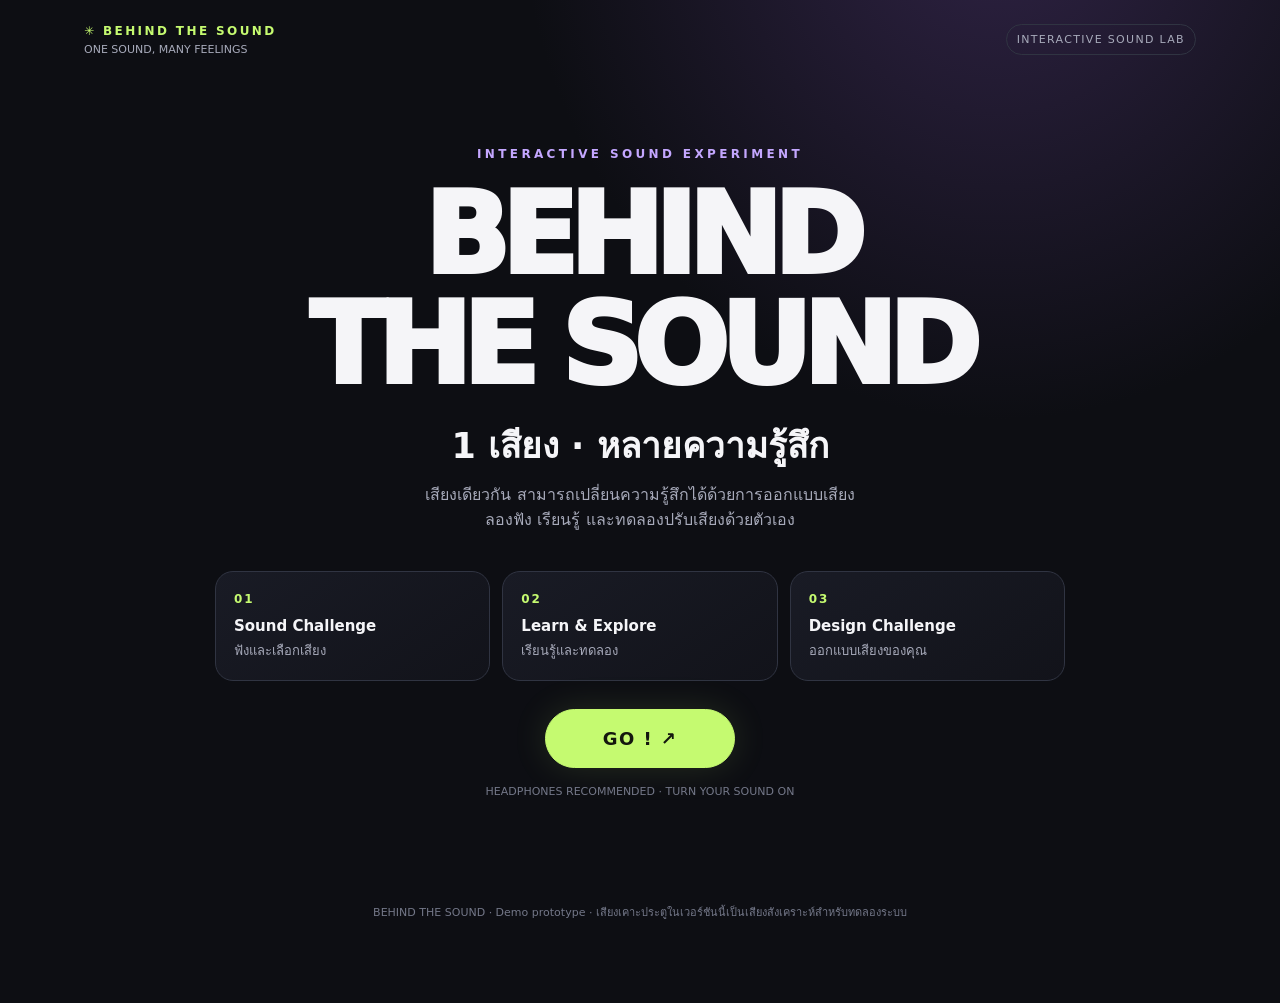
<file: index.html>
<!DOCTYPE html>
<!-- Behind the Sound: GitHub Pages version with separate CSS and JavaScript files -->
<html lang="th">
<head>
<meta charset="UTF-8">
<meta name="viewport" content="width=device-width, initial-scale=1.0">
<title>Behind the Sound — One Sound, Many Feelings</title>

<link rel="stylesheet" href="style.css">
</head>

<body>
<header>
  <div>
    <div class="brand">✳ BEHIND THE SOUND</div>
    <div style="font-size:11px;color:var(--muted)">
      ONE SOUND, MANY FEELINGS
    </div>
  </div>
  <div class="version">INTERACTIVE SOUND LAB</div>
</header>

<main>

<!-- ===================================================
     PAGE 1: HOME — หน้าแรก
     ปุ่ม GO! จะพาไปหน้า Part 1
     =================================================== -->
<section class="screen home" id="homeScreen">
  <div class="home-kicker">INTERACTIVE SOUND EXPERIMENT</div>

  <h1>BEHIND<br>THE SOUND</h1>

  <p class="tagline">1 เสียง · หลายความรู้สึก</p>

  <p class="intro">
    เสียงเดียวกัน สามารถเปลี่ยนความรู้สึกได้ด้วยการออกแบบเสียง<br>
    ลองฟัง เรียนรู้ และทดลองปรับเสียงด้วยตัวเอง
  </p>

  <div class="steps">
    <div class="step">
      <div class="num">01</div>
      <strong>Sound Challenge</strong>
      <span>ฟังและเลือกเสียง</span>
    </div>

    <div class="step">
      <div class="num">02</div>
      <strong>Learn & Explore</strong>
      <span>เรียนรู้และทดลอง</span>
    </div>

    <div class="step">
      <div class="num">03</div>
      <strong>Design Challenge</strong>
      <span>ออกแบบเสียงของคุณ</span>
    </div>
  </div>

  <button class="primary go-button"
          onclick="showScreen('part1Screen')">
    GO ! <span aria-hidden="true">↗</span>
  </button>

  <div class="home-note">
    HEADPHONES RECOMMENDED · TURN YOUR SOUND ON
  </div>
</section>


<!-- ===================================================
     PAGE 2: PART 1 — SOUND CHALLENGE
     ฟัง Original แล้วเลือกเสียงที่เหมาะกับสถานการณ์
     =================================================== -->
<section class="screen panel hidden" id="part1Screen">
  <div class="eyebrow">Part 1</div>
  <h2>Sound Challenge</h2>
  <p class="sub">
    เริ่มจากเสียงเคาะประตู Original แล้วเลือกเวอร์ชันที่เหมาะกับแต่ละสถานการณ์
  </p>

  <div class="sound-card" style="margin-bottom:18px">
    <div class="sound-left">
      <div class="letter">O</div>
      <div>
        <h3>Original · Door Knock</h3>
        <p>เสียงต้นฉบับจำลอง — ยังไม่ผ่านการปรับแต่ง</p>
      </div>
    </div>
    <button onclick="playOneShot('original')">▶ ฟัง Original</button>
  </div>

  <!-- JavaScript จะสร้างคำถาม Quiz ใส่ในกล่องนี้ -->
  <div id="quiz"></div>

  <div class="row between" style="margin-top:16px">
    <span id="quizStatus" class="sub" style="margin:0">
      ตอบให้ครบทั้ง 3 ข้อเพื่อไปต่อ
    </span>
    <button class="primary"
            id="toPart2"
            onclick="showScreen('part2SelectScreen')"
            disabled>
      ไป Part 2 →
    </button>
  </div>
</section>


<!-- ===================================================
     PAGE 3A: PART 2 — เลือก Target ก่อน
     =================================================== -->
<section class="screen panel hidden" id="part2SelectScreen">
  <div class="eyebrow">Part 2</div>
  <h2>Learn & Explore</h2>
  <p class="sub">
    เลือก Target ที่อยากเรียนรู้ก่อน เมื่อเลือกแล้วจะแสดงข้อมูล
    และเครื่องมือของเสียงนั้นเต็มหน้า
  </p>

  <div class="cards">
    <article class="choice">
      <span class="pill">TARGET A</span>
      <h3>Horror</h3>
      <p>โทนต่ำ มืด และมีหางเสียงช่วยสร้างบรรยากาศลึกลับ</p>
      <button onclick="openExplore('horror')">Explore A →</button>
    </article>

    <article class="choice">
      <span class="pill">TARGET B</span>
      <h3>Soft</h3>
      <p>เสียงนุ่ม ลดความแหลมและลดความแรงของเสียง</p>
      <button onclick="openExplore('soft')">Explore B →</button>
    </article>

    <article class="choice">
      <span class="pill">TARGET C</span>
      <h3>Impact</h3>
      <p>เสียงหนักแน่น เน้นแรงปะทะและความชัดของการเคาะ</p>
      <button onclick="openExplore('impact')">Explore C →</button>
    </article>
  </div>

  <div class="section-actions">
    <button onclick="showScreen('part1Screen')">← Back</button>
    <span class="center" style="color:var(--muted);font-size:12px">
      เลือกเสียงเพื่อเริ่มทดลอง
    </span>
    <span></span>
  </div>
</section>


<!-- ===================================================
     PAGE 3B: PART 2 — รายละเอียด Target ที่เลือก
     =================================================== -->
<section class="screen panel hidden" id="part2DetailScreen">
  <div class="eyebrow">Part 2 · Learn & Explore</div>
  <h2 id="exploreTitle">Horror</h2>
  <p class="sub" id="exploreDesc">
    ฟังตัวอย่าง แล้วลองปรับค่าด้วยตัวเอง
  </p>

  <div class="sound-card">
    <div class="sound-left">
      <div class="letter" id="exploreLetter">A</div>
      <div>
        <h3 id="exploreSampleTitle">Target A · Horror</h3>
        <p>ทดลองได้อย่างอิสระ — ไม่มีคะแนนในส่วนนี้</p>
      </div>
    </div>

    <div class="transport">
      <button onclick="playExplore()">▶ Play / Update</button>
      <button onclick="stopAudio()">■ Stop</button>
    </div>
  </div>

  <!-- กราฟ Filter ของ Part 2 -->
  <div class="daw" id="exploreDaw">
    <div class="daw-top">
      <div class="daw-title">FILTER · LOW-PASS</div>
      <div class="live-label">● LIVE RESPONSE</div>
    </div>

    <svg id="exploreGraph"
         class="filter-graph"
         viewBox="0 0 720 245"
         role="img"
         aria-label="Filter frequency response graph">
    </svg>

    <div class="graph-note">
      ลากจุดสีเขียวบนกราฟหรือใช้แถบ Cutoff เพื่อเปลี่ยนความถี่
      · การเปลี่ยนกราฟจะแสดงผลทันที
    </div>

    <div class="daw-bottom">
      <div style="color:var(--muted);font-size:12px">
        Low-pass filter จะปล่อยย่านความถี่ต่ำผ่านได้มากกว่า
        และค่อย ๆ ลดความถี่สูงลง
      </div>

      <div class="cutoff-control">
        <label for="exploreCutoff">
          <span>Cutoff</span>
          <output id="exploreCutoffOut">8000 Hz</output>
        </label>

        <!-- ปุ่ม - และ + ลดหรือเพิ่ม Cutoff ทีละ 100 Hz -->
        <div class="stepper">
          <button type="button"
                  aria-label="ลด Cutoff"
                  onclick="nudgeCutoff('explore',-1)">−</button>

          <input id="exploreCutoff"
                 type="range"
                 min="200"
                 max="8000"
                 step="10"
                 value="8000">

          <button type="button"
                  aria-label="เพิ่ม Cutoff"
                  onclick="nudgeCutoff('explore',1)">+</button>
        </div>
      </div>
    </div>
  </div>

  <!-- JavaScript สร้างตัวควบคุม Pitch, Reverb และ Volume -->
  <div class="controls" id="exploreControls"></div>

  <div class="section-actions">
    <button onclick="stopAudio();showScreen('part2SelectScreen')">
      ← Back
    </button>

    <button class="center" onclick="resetExplore()">
      ↺ Reset values
    </button>

    <button class="primary right"
            onclick="stopAudio();startChallenge()">
      Go to Part 3 →
    </button>
  </div>
</section>


<!-- ===================================================
     PAGE 4: PART 3 — SOUND DESIGN CHALLENGE
     ผู้เล่นเริ่มจาก Original ไม่ใช่ค่าของ Target
     =================================================== -->
<section class="screen panel hidden" id="part3Screen">
  <div class="eyebrow">Part 3</div>
  <h2>Sound Design Challenge</h2>
  <p class="sub">
    เริ่มจาก Original ที่ยังไม่ปรับ แล้วออกแบบเสียงให้ใกล้เคียงกับ Target ที่เลือก
  </p>

  <!-- เลือก Target ที่ต้องการทำ -->
  <div class="row" style="margin-bottom:18px">
    <button class="target-btn active"
            id="tHorror"
            onclick="chooseChallengeTarget('horror')">
      A · Horror
      <small>ลึกลับ / โทนต่ำ</small>
    </button>

    <button class="target-btn"
            id="tSoft"
            onclick="chooseChallengeTarget('soft')">
      B · Soft
      <small>นุ่ม / เบา</small>
    </button>

    <button class="target-btn"
            id="tImpact"
            onclick="chooseChallengeTarget('impact')">
      C · Impact
      <small>หนักแน่น / ชัด</small>
    </button>
  </div>

  <div class="row between" style="margin-bottom:14px">
    <div style="color:var(--muted);font-size:13px">
      เปรียบเทียบเสียงต้นฉบับ เสียงเป้าหมาย และเสียงที่คุณกำลังออกแบบ
    </div>

    <div class="transport">
      <button onclick="playOneShot('original')">▶ Original</button>
      <button onclick="playOneShot(challengeTarget)">▶ Target</button>
      <button onclick="playChallenge()">▶ Play / Update</button>
      <button onclick="stopAudio()">■ Stop</button>
    </div>
  </div>

  <!-- HINT: บอกช่วงค่าคร่าว ๆ ไม่เฉลยค่าที่แน่นอน -->
  <div class="hint">
    <strong>HINT</strong>
    <div class="hint-lines" id="hintLines"></div>
  </div>

  <!-- กราฟ Filter ของ Part 3 ใช้ระบบเดียวกับ Part 2 -->
  <div class="daw" id="challengeDaw">
    <div class="daw-top">
      <div class="daw-title">FILTER · LOW-PASS</div>
      <div class="live-label">● LIVE RESPONSE</div>
    </div>

    <svg id="challengeGraph"
         class="filter-graph"
         viewBox="0 0 720 245"
         role="img"
         aria-label="Filter frequency response graph">
    </svg>

    <div class="graph-note">
      ลากจุดสีเขียวบนกราฟหรือใช้แถบ Cutoff เพื่อปรับ Filter แบบเรียลไทม์
    </div>

    <div class="daw-bottom">
      <div style="color:var(--muted);font-size:12px">
        เริ่มต้นจากค่า Original ทุกครั้งที่เลือก Target ใหม่
        ค่าเป้าหมายจะไม่ถูกใส่ให้โดยอัตโนมัติ
      </div>

      <div class="cutoff-control">
        <label for="challengeCutoff">
          <span>Cutoff</span>
          <output id="challengeCutoffOut">8000 Hz</output>
        </label>

        <!-- ปุ่ม - และ + ลดหรือเพิ่ม Cutoff ทีละ 100 Hz -->
        <div class="stepper">
          <button type="button"
                  aria-label="ลด Cutoff"
                  onclick="nudgeCutoff('challenge',-1)">−</button>

          <input id="challengeCutoff"
                 type="range"
                 min="200"
                 max="8000"
                 step="10"
                 value="8000">

          <button type="button"
                  aria-label="เพิ่ม Cutoff"
                  onclick="nudgeCutoff('challenge',1)">+</button>
        </div>
      </div>
    </div>
  </div>

  <!-- JavaScript สร้างตัวควบคุม Pitch, Reverb และ Volume -->
  <div class="controls" id="challengeControls"></div>

  <div class="section-actions">
    <button onclick="showScreen('part2DetailScreen')">← Back</button>

    <button class="center" onclick="resetChallenge()">
      ↺ Reset values
    </button>

    <button class="primary right" onclick="submitChallenge()">
      Submit & View Score
    </button>
  </div>

  <div class="notice">
    คะแนนเดโม่คำนวณจากความใกล้เคียงของ Filter Cutoff, Pitch และ Reverb
    กับเสียง Target ที่เลือก
  </div>
</section>


<!-- ===================================================
     SCORE POPUP — หน้าต่างคะแนนกลางจอพร้อมพื้นหลังเบลอ
     =================================================== -->
<div class="modal-backdrop hidden"
     id="scoreModal"
     role="dialog"
     aria-modal="true"
     aria-labelledby="modalTitle"
     onclick="if(event.target===this)closeScoreModal()">

  <div class="modal">
    <div class="modal-mark">CHALLENGE RESULT</div>

    <h2 id="modalTitle" style="margin:8px 0 0">Your Score</h2>

    <div class="modal-score">
      <span id="scoreNumber">0</span>
      <span style="font-size:30px">/100</span>
    </div>

    <h3 id="scoreTitle">Good work!</h3>
    <p id="scoreText">ผลการทดลอง</p>

    <div class="modal-actions">
      <button onclick="closeScoreModal()">Keep editing</button>
      <button class="primary"
              onclick="resetChallenge();closeScoreModal()">
        Try again
      </button>
    </div>
  </div>
</div>

<div class="footer">
  BEHIND THE SOUND · Demo prototype ·
  เสียงเคาะประตูในเวอร์ชันนี้เป็นเสียงสังเคราะห์สำหรับทดลองระบบ
</div>

</main>

<script src="script.js" defer></script>
</body>
</html>
</file>
<file: style.css>
/* =====================================================
   1. THEME — สี ฟอนต์ และรูปแบบหลักของเว็บไซต์
   ===================================================== */
:root {
  --bg: #0d0e13;
  --panel: #171922;
  --panel2: #20232e;
  --line: #303442;
  --text: #f5f5f8;
  --muted: #a7aaba;
  --lime: #c5fa70;
  --purple: #c4a7ff;
  --cyan: #8de7ed;
  --pink: #ff9eb5;
}

* { box-sizing: border-box; }

html { scroll-behavior: smooth; }

body {
  margin: 0;
  background:
    radial-gradient(ellipse at 78% -12%, #302346 0, transparent 34%),
    var(--bg);
  color: var(--text);
  font: 16px/1.55 system-ui, -apple-system, "Segoe UI", sans-serif;
}

button, input { font: inherit; }

button {
  cursor: pointer;
  border: 1px solid var(--line);
  border-radius: 13px;
  padding: 11px 16px;
  background: #222531;
  color: var(--text);
  transition: border-color .18s, transform .18s, background .18s;
}

button:hover {
  border-color: var(--lime);
  transform: translateY(-1px);
}

button:focus-visible,
input:focus-visible {
  outline: 2px solid var(--lime);
  outline-offset: 3px;
}

button.primary {
  background: var(--lime);
  color: #14170e;
  border-color: var(--lime);
  font-weight: 850;
}

button:disabled {
  opacity: .4;
  cursor: not-allowed;
  transform: none;
}

.hidden { display: none !important; }

header {
  max-width: 1160px;
  margin: auto;
  padding: 22px 24px 8px;
  display: flex;
  justify-content: space-between;
  align-items: center;
  gap: 12px;
}

.brand {
  font-size: 12px;
  letter-spacing: .2em;
  color: var(--lime);
  font-weight: 900;
}

.version {
  font-size: 11px;
  letter-spacing: .12em;
  color: var(--muted);
  border: 1px solid var(--line);
  padding: 6px 10px;
  border-radius: 99px;
}

main {
  max-width: 1160px;
  margin: auto;
  padding: 16px 24px 60px;
}

.screen { animation: appear .25s ease; }

@keyframes appear {
  from { opacity: .25; transform: translateY(5px); }
  to { opacity: 1; transform: translateY(0); }
}

/* =====================================================
   2. HOME — หน้าแรก
   ===================================================== */
.home {
  min-height: calc(100vh - 100px);
  display: flex;
  flex-direction: column;
  align-items: center;
  text-align: center;
  padding: clamp(32px, 7vh, 78px) 0 26px;
}

.home-kicker {
  font-size: 12px;
  letter-spacing: .28em;
  color: var(--purple);
  font-weight: 850;
}

.home h1 {
  font-size: clamp(54px, 10vw, 112px);
  line-height: .98;
  letter-spacing: -.075em;
  margin: 18px 0;
  font-weight: 950;
}

.home .tagline {
  font-size: clamp(22px, 4vw, 35px);
  font-weight: 750;
  margin: 0 0 10px;
}

.home .intro {
  max-width: 630px;
  color: var(--muted);
  margin: 0 auto;
}

.steps {
  width: min(850px, 100%);
  display: grid;
  grid-template-columns: repeat(3, 1fr);
  gap: 12px;
  margin: 38px 0 28px;
  text-align: left;
}

.step {
  background: linear-gradient(145deg, #191b25, #12131a);
  border: 1px solid var(--line);
  border-radius: 18px;
  padding: 18px;
}

.step .num {
  font-size: 12px;
  color: var(--lime);
  letter-spacing: .16em;
  font-weight: 900;
}

.step strong {
  display: block;
  margin-top: 7px;
  font-size: 15px;
}

.step span {
  display: block;
  color: var(--muted);
  font-size: 13px;
  margin-top: 3px;
}

.go-button {
  min-width: 190px;
  padding: 15px 32px;
  font-size: 18px;
  letter-spacing: .08em;
  border-radius: 99px;
  box-shadow: 0 0 35px #c5fa7020;
}

.home-note {
  font-size: 11px;
  color: #737788;
  margin-top: 15px;
}

/* =====================================================
   3. COMMON COMPONENTS — กล่อง ปุ่ม และการจัดวาง
   ===================================================== */
.panel {
  background: linear-gradient(
    145deg,
    rgba(31,34,45,.98),
    rgba(19,20,28,.98)
  );
  border: 1px solid var(--line);
  border-radius: 22px;
  padding: clamp(18px, 3vw, 30px);
  margin-bottom: 18px;
  box-shadow: 0 18px 50px #0002;
}

.eyebrow {
  color: var(--purple);
  text-transform: uppercase;
  letter-spacing: .16em;
  font-size: 12px;
  font-weight: 900;
}

.panel h2 {
  font-size: clamp(23px, 4vw, 30px);
  margin: 5px 0;
}

.sub {
  color: var(--muted);
  margin: 0 0 20px;
  font-size: 14px;
}

.row {
  display: flex;
  align-items: center;
  gap: 12px;
  flex-wrap: wrap;
}

.between { justify-content: space-between; }

.sound-card {
  border: 1px solid var(--line);
  border-radius: 16px;
  padding: 16px;
  background: #12131a;
  display: flex;
  justify-content: space-between;
  align-items: center;
  gap: 14px;
  flex-wrap: wrap;
}

.sound-card h3 {
  margin: 0;
  font-size: 17px;
}

.sound-card p {
  margin: 4px 0 0;
  color: var(--muted);
  font-size: 13px;
}

.sound-left {
  display: flex;
  align-items: center;
  gap: 12px;
}

.letter {
  width: 42px;
  height: 42px;
  display: grid;
  place-items: center;
  background: #2a2d39;
  border-radius: 12px;
  font-weight: 900;
  color: var(--lime);
  flex-shrink: 0;
}

.cards {
  display: grid;
  grid-template-columns: repeat(3, minmax(0, 1fr));
  gap: 12px;
}

.choice {
  border: 1px solid var(--line);
  background: #12131a;
  border-radius: 18px;
  padding: 18px;
  min-width: 0;
  display: flex;
  flex-direction: column;
  align-items: flex-start;
}

.choice.selected {
  border-color: var(--lime);
  box-shadow: 0 0 0 1px var(--lime) inset;
}

.pill {
  font-size: 11px;
  border-radius: 99px;
  background: #2b2939;
  color: #d7c6ff;
  padding: 4px 9px;
  display: inline-block;
  margin-bottom: 10px;
  letter-spacing: .08em;
}

.choice h3 {
  margin: 0 0 5px;
  font-size: 20px;
}

.choice p {
  font-size: 13px;
  color: var(--muted);
  min-height: 58px;
  margin: 0 0 18px;
}

.choice button { margin-top: auto; }

.quiz-question {
  padding: 18px 0;
  border-top: 1px solid var(--line);
}

.quiz-question:first-of-type { border-top: 0; }

.quiz-question h3 {
  font-size: 16px;
  margin: 0 0 8px;
}

.quiz-options {
  display: flex;
  gap: 8px;
  flex-wrap: wrap;
}

.quiz-options button { min-width: 56px; }

.quiz-options button.chosen {
  border-color: var(--lime);
  background: #252e1e;
}

.feedback {
  color: var(--lime);
  font-size: 13px;
  margin-top: 8px;
}

.notice {
  font-size: 12px;
  color: var(--muted);
  margin-top: 18px;
}

.footer {
  color: #737788;
  font-size: 11px;
  text-align: center;
  padding: 22px;
}

/* =====================================================
   4. DAW FILTER — กราฟและแถบควบคุมเสียง
   ===================================================== */
.daw {
  background: #0a0b10;
  border: 1px solid #353847;
  border-radius: 18px;
  padding: 14px;
  margin: 16px 0;
}

.daw-top {
  display: flex;
  justify-content: space-between;
  align-items: center;
  gap: 10px;
  flex-wrap: wrap;
  margin-bottom: 8px;
}

.daw-title {
  font-weight: 850;
  letter-spacing: .06em;
}

.live-label {
  font-size: 11px;
  color: var(--lime);
  letter-spacing: .12em;
}

.filter-graph {
  width: 100%;
  height: auto;
  display: block;
  touch-action: none;
  cursor: crosshair;
}

.graph-note {
  font-size: 11px;
  color: var(--muted);
  margin: 6px 2px 0;
}

.daw-bottom {
  display: grid;
  grid-template-columns: minmax(0, 1fr) 170px;
  gap: 16px;
  align-items: center;
  margin-top: 12px;
}

.cutoff-control {
  border: 1px solid #343746;
  background: #151720;
  border-radius: 14px;
  padding: 13px;
}

.cutoff-control label {
  display: flex;
  justify-content: space-between;
  gap: 8px;
  font-size: 12px;
  margin-bottom: 8px;
}

.cutoff-control output {
  color: var(--lime);
  font-variant-numeric: tabular-nums;
  font-weight: 800;
}

.cutoff-control input {
  width: 100%;
  accent-color: var(--lime);
}

/* แถบควบคุมที่มีปุ่มลดค่าและเพิ่มค่า */
.stepper {
  display: flex;
  align-items: center;
  gap: 7px;
  min-width: 0;
}

.stepper button {
  width: 34px;
  height: 34px;
  padding: 0;
  flex: 0 0 34px;
  border-radius: 10px;
  font-size: 20px;
  line-height: 1;
}

.stepper input[type="range"] {
  flex: 1;
  min-width: 30px;
}

.stepper button:active { background: #303547; }

.cutoff-control .stepper { margin-top: 4px; }

.controls {
  display: grid;
  grid-template-columns: repeat(3, minmax(0, 1fr));
  gap: 12px;
}

.control {
  background: #14161e;
  border: 1px solid var(--line);
  border-radius: 15px;
  padding: 14px;
  min-width: 0;
}

.control label {
  display: flex;
  justify-content: space-between;
  gap: 8px;
  font-size: 13px;
  margin-bottom: 9px;
}

.control label small {
  display: block;
  color: var(--muted);
  font-size: 11px;
  margin-top: 2px;
}

.control output {
  color: var(--lime);
  font-variant-numeric: tabular-nums;
  white-space: nowrap;
  font-size: 12px;
}

input[type="range"] {
  width: 100%;
  accent-color: var(--lime);
}

.target-btn {
  flex: 1;
  min-width: 110px;
  text-align: left;
}

.target-btn.active {
  border-color: var(--lime);
  background: #252e1e;
}

.target-btn small {
  display: block;
  color: var(--muted);
  font-size: 12px;
}

.hint {
  border: 1px solid #574b74;
  background: #1c1927;
  border-radius: 14px;
  padding: 13px 15px;
  margin: 16px 0;
}

.hint strong {
  display: block;
  color: var(--purple);
  font-size: 11px;
  letter-spacing: .18em;
  margin-bottom: 6px;
}

.hint-lines {
  display: flex;
  gap: 8px;
  flex-wrap: wrap;
}

.hint-chip {
  border-radius: 8px;
  background: #2b2538;
  padding: 5px 9px;
  font-size: 12px;
  color: #e4d8ff;
}

.transport {
  display: flex;
  gap: 8px;
  flex-wrap: wrap;
}

.section-actions {
  display: grid;
  grid-template-columns: 1fr auto 1fr;
  align-items: center;
  gap: 12px;
  margin-top: 20px;
}

.section-actions .center { justify-self: center; }
.section-actions .right { justify-self: end; }

/* =====================================================
   5. SCORE POPUP — หน้าต่างคะแนนกลางจอ
   ===================================================== */
.modal-backdrop {
  position: fixed;
  inset: 0;
  z-index: 1000;
  background: rgba(5, 6, 10, .68);
  backdrop-filter: blur(10px);
  display: grid;
  place-items: center;
  padding: 20px;
}

.modal {
  width: min(480px, 100%);
  border: 1px solid #464b5b;
  border-radius: 24px;
  background: linear-gradient(150deg, #242735, #151720);
  padding: 28px;
  text-align: center;
  box-shadow: 0 30px 100px #0009;
  animation: pop .22s ease;
}

@keyframes pop {
  from { opacity: 0; transform: scale(.94); }
  to { opacity: 1; transform: scale(1); }
}

.modal-mark {
  font-size: 12px;
  letter-spacing: .22em;
  color: var(--purple);
  font-weight: 900;
}

.modal-score {
  font-size: clamp(64px, 14vw, 88px);
  font-weight: 950;
  line-height: 1.1;
  color: var(--lime);
  letter-spacing: -.06em;
  margin: 10px 0;
}

.modal p {
  color: var(--muted);
  font-size: 14px;
}

.modal-actions {
  display: flex;
  justify-content: center;
  gap: 10px;
  flex-wrap: wrap;
  margin-top: 22px;
}

/* ปรับหน้าตาให้เหมาะกับมือถือ */
@media (max-width: 760px) {
  header { padding: 18px 16px 4px; }
  main { padding: 12px 16px 40px; }
  .steps {
    grid-template-columns: 1fr;
    margin: 28px 0 22px;
  }
  .step { padding: 13px 16px; }
  .home { padding-top: 40px; }
  .cards { grid-template-columns: 1fr; }
  .choice p { min-height: 0; }
  .controls { grid-template-columns: 1fr; }
  .daw-bottom { grid-template-columns: 1fr; }
  .section-actions {
    grid-template-columns: 1fr;
    justify-items: stretch;
  }
  .section-actions .center,
  .section-actions .right { justify-self: stretch; }
  .section-actions button { width: 100%; }
  .panel { border-radius: 17px; }
}
</file>
